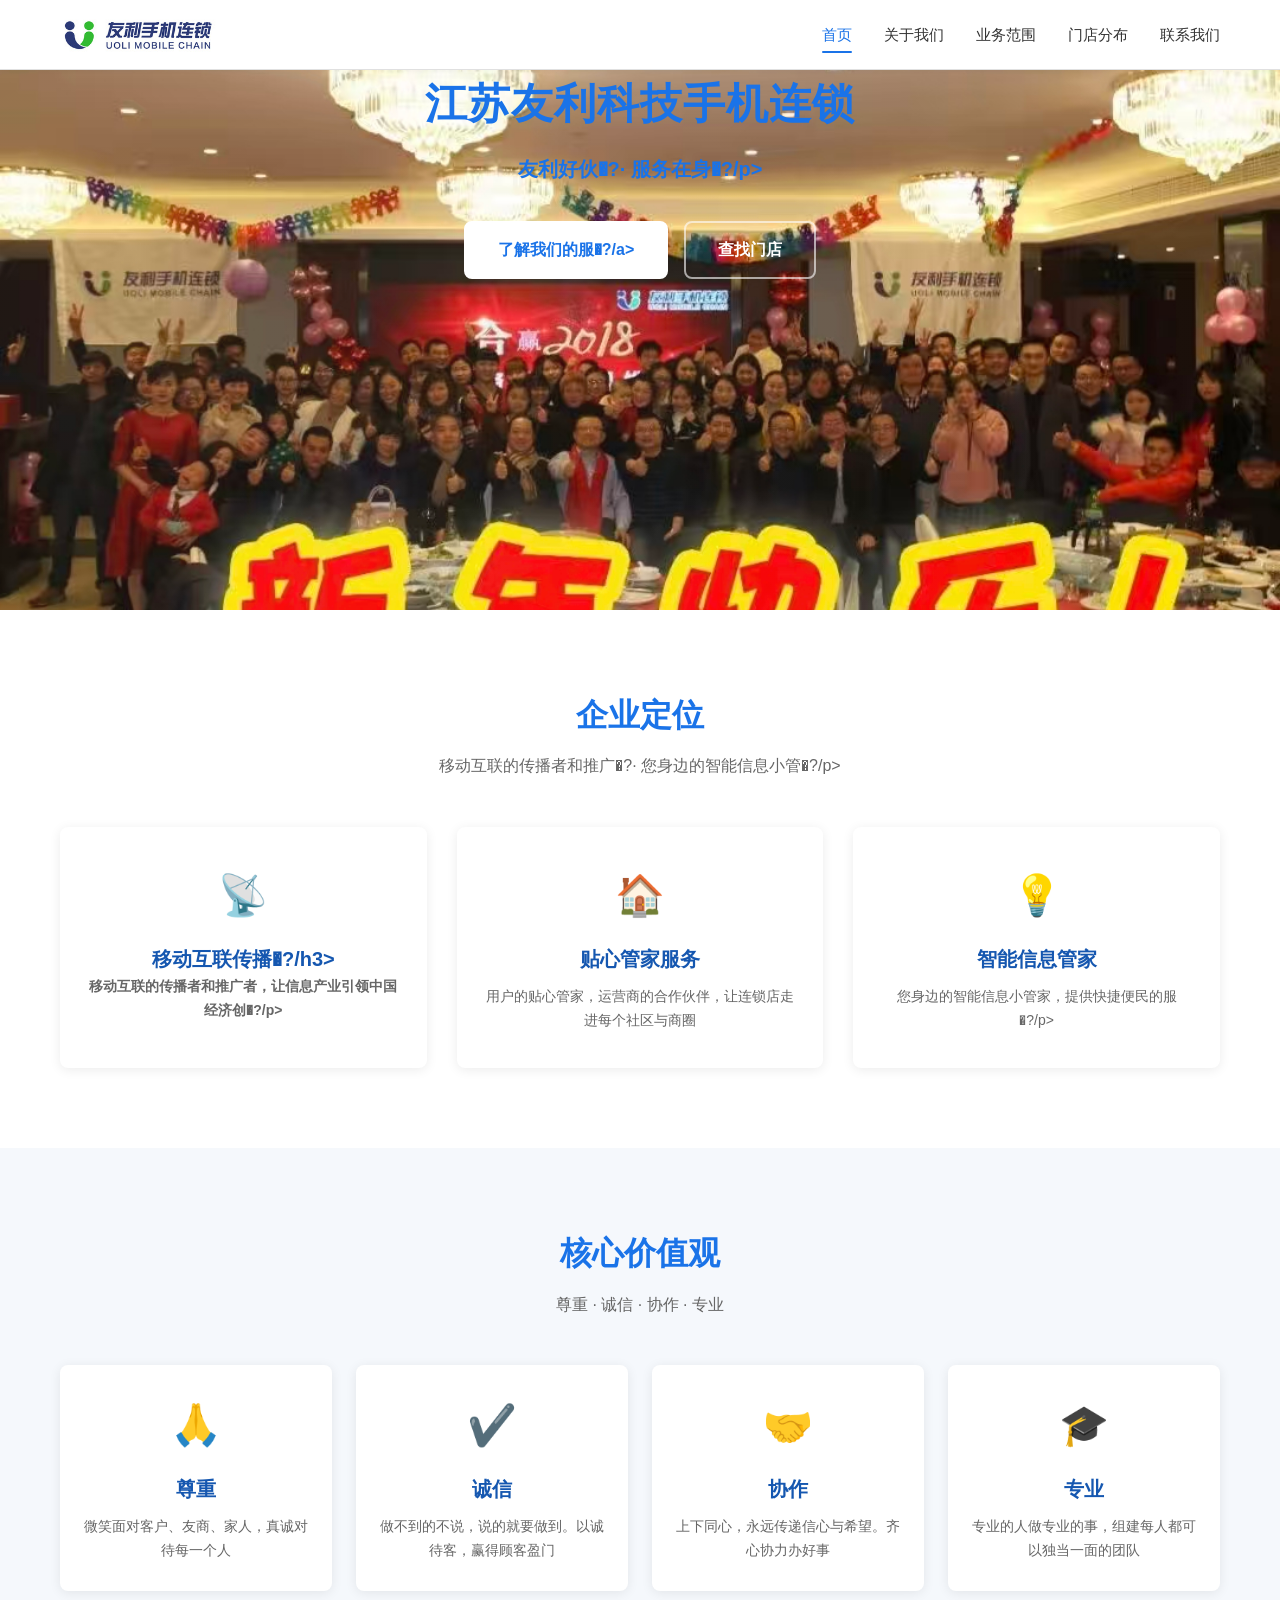
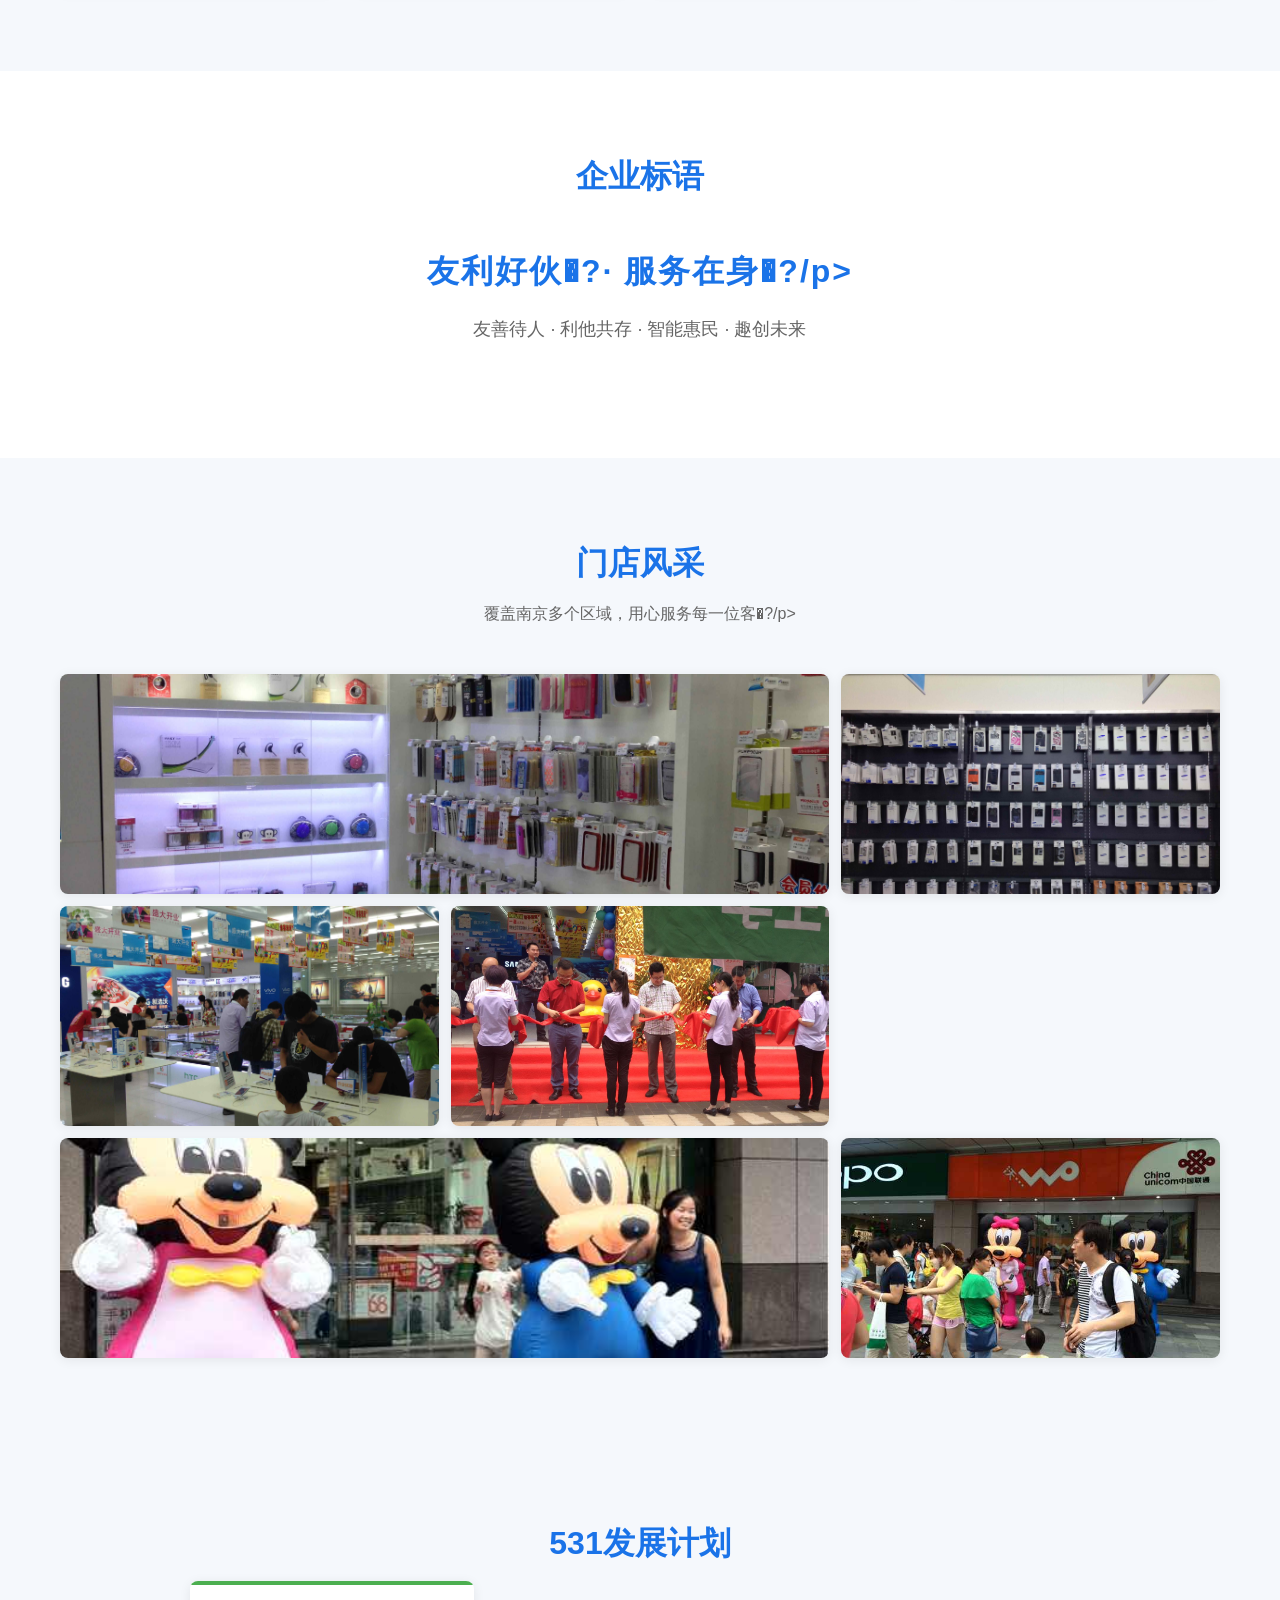
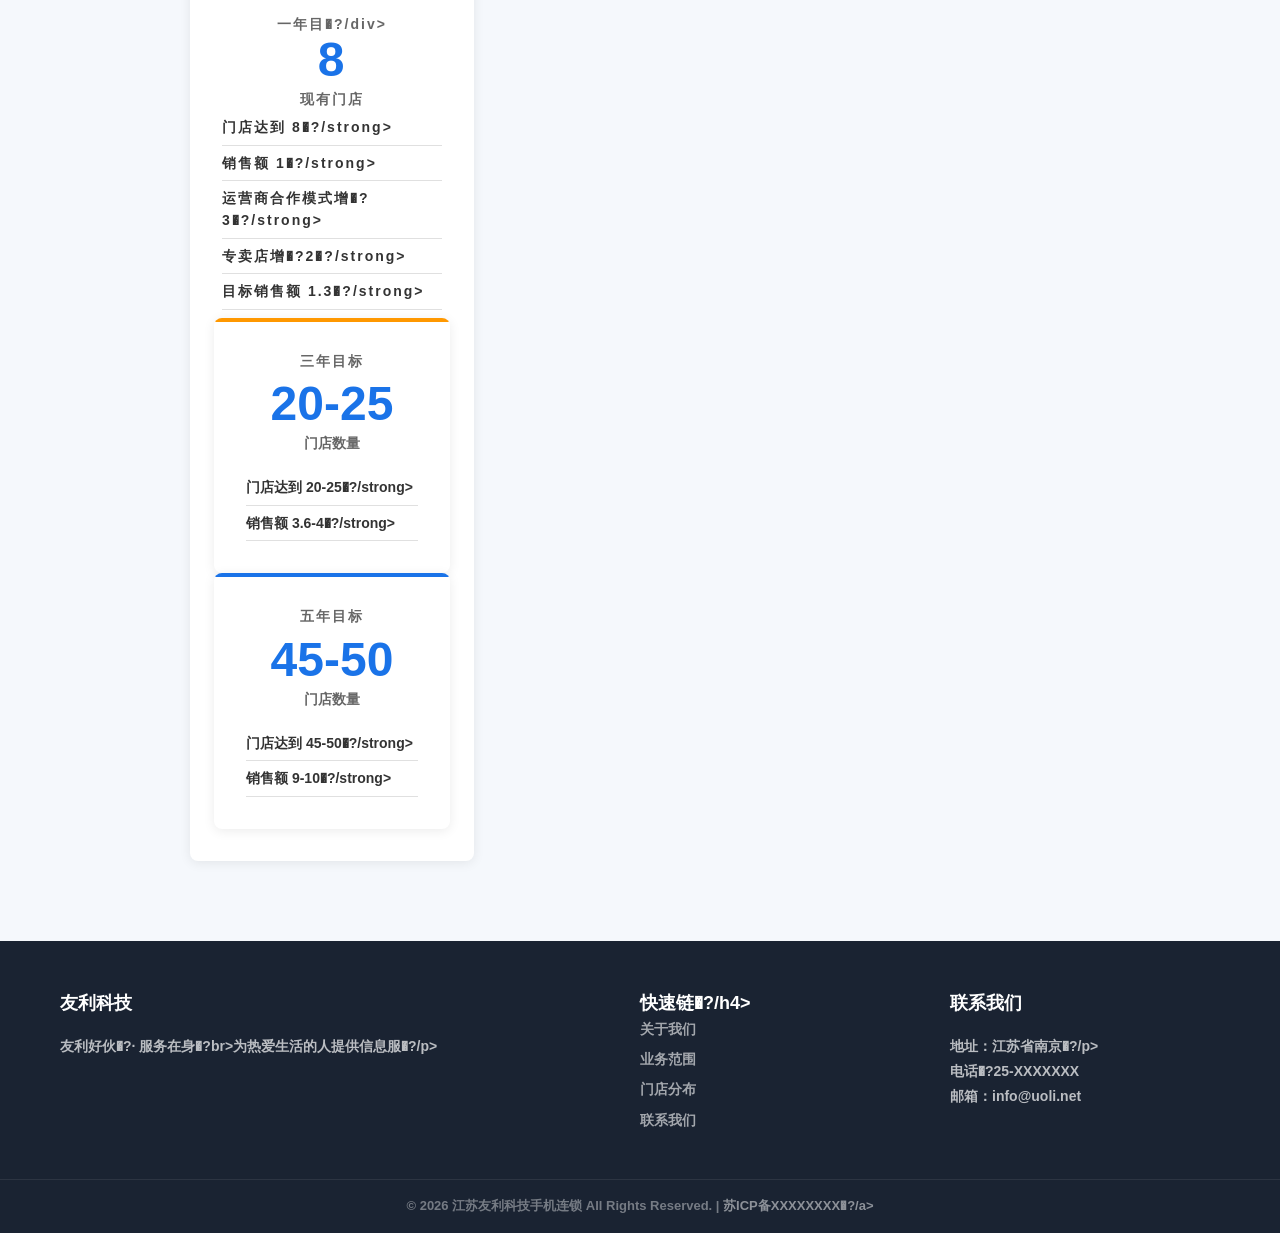
<file: index.html>
<!DOCTYPE html>
<html lang="zh-CN">
<head>
  <meta charset="UTF-8">
  <meta name="viewport" content="width=device-width, initial-scale=1.0">
  <title>江苏友利科技手机连锁 - 首页</title>
  <link rel="stylesheet" href="assets/css/style.css">
</head>
<body>
  <!-- Header -->
  <header class="header">
    <div class="container header-inner">
      <a href="index.html" class="logo">
        <img src="assets/images/logo.jpg" alt="友利科技" class="logo-img">
      </a>
      <nav class="nav" id="nav">
        <a href="index.html" class="nav-link active">首页</a>
        <a href="about.html" class="nav-link">关于我们</a>
        <a href="services.html" class="nav-link">业务范围</a>
        <a href="stores.html" class="nav-link">门店分布</a>
        <a href="contact.html" class="nav-link">联系我们</a>
      </nav>
      <button class="menu-toggle" id="menuToggle" aria-label="菜单">&#9776;</button>
    </div>
  </header>

  <!-- Hero -->
  <section class="hero">
    <div class="container hero-content">
      <h1 class="hero-title">江苏友利科技手机连锁</h1>
      <p class="hero-subtitle">友利好伙�?· 服务在身�?/p>
      <div class="hero-actions">
        <a href="services.html" class="btn btn-primary">了解我们的服�?/a>
        <a href="stores.html" class="btn btn-outline">查找门店</a>
      </div>
    </div>
  </section>

  <!-- 企业定位 -->
  <section class="section">
    <div class="container">
      <h2 class="section-title">企业定位</h2>
      <p class="section-desc">移动互联的传播者和推广�?· 您身边的智能信息小管�?/p>
      <div class="grid-3">
        <div class="card">
          <div class="card-icon">&#x1F4E1;</div>
          <h3 class="card-title">移动互联传播�?/h3>
          <p class="card-text">移动互联的传播者和推广者，让信息产业引领中国经济创�?/p>
        </div>
        <div class="card">
          <div class="card-icon">&#x1F3E0;</div>
          <h3 class="card-title">贴心管家服务</h3>
          <p class="card-text">用户的贴心管家，运营商的合作伙伴，让连锁店走进每个社区与商圈</p>
        </div>
        <div class="card">
          <div class="card-icon">&#x1F4A1;</div>
          <h3 class="card-title">智能信息管家</h3>
          <p class="card-text">您身边的智能信息小管家，提供快捷便民的服�?/p>
        </div>
      </div>
    </div>
  </section>

  <!-- 核心价值观 -->
  <section class="section bg-light">
    <div class="container">
      <h2 class="section-title">核心价值观</h2>
      <p class="section-desc">尊重 · 诚信 · 协作 · 专业</p>
      <div class="grid-4">
        <div class="card card-sm">
          <div class="card-icon">&#x1F64F;</div>
          <h3 class="card-title">尊重</h3>
          <p class="card-text">微笑面对客户、友商、家人，真诚对待每一个人</p>
        </div>
        <div class="card card-sm">
          <div class="card-icon">&#x2714;&#xFE0F;</div>
          <h3 class="card-title">诚信</h3>
          <p class="card-text">做不到的不说，说的就要做到。以诚待客，赢得顾客盈门</p>
        </div>
        <div class="card card-sm">
          <div class="card-icon">&#x1F91D;</div>
          <h3 class="card-title">协作</h3>
          <p class="card-text">上下同心，永远传递信心与希望。齐心协力办好事</p>
        </div>
        <div class="card card-sm">
          <div class="card-icon">&#x1F393;</div>
          <h3 class="card-title">专业</h3>
          <p class="card-text">专业的人做专业的事，组建每人都可以独当一面的团队</p>
        </div>
      </div>
    </div>
  </section>

  <!-- 企业标语与黑白理�?-->
  <section class="section">
    <div class="container">
      <h2 class="section-title">企业标语</h2>
      <div class="slogan-box">
        <p class="slogan-main">友利好伙�?· 服务在身�?/p>
        <p class="slogan-sub">友善待人 · 利他共存 · 智能惠民 · 趣创未来</p>
      </div>
    </div>
  </section>

  <!-- 门店风采 -->
  <section class="section bg-light">
    <div class="container">
      <h2 class="section-title">门店风采</h2>
      <p class="section-desc">覆盖南京多个区域，用心服务每一位客�?/p>
      <div class="gallery-grid">
        <div class="gallery-item gallery-wide">
          <img src="assets/images/photo-1.JPG" alt="门店风采">
        </div>
        <div class="gallery-item">
          <img src="assets/images/photo-2.JPG" alt="门店风采">
        </div>
        <div class="gallery-item">
          <img src="assets/images/photo-3.JPG" alt="门店风采">
        </div>
        <div class="gallery-item">
          <img src="assets/images/photo-5.JPG" alt="门店风采">
        </div>
        <div class="gallery-item gallery-wide">
          <img src="assets/images/photo-6.JPG" alt="门店风采">
        </div>
        <div class="gallery-item">
          <img src="assets/images/photo-7.JPG" alt="门店风采">
        </div>
      </div>
    </div>
  </section>

  <!-- 531计划 -->
  <section class="section bg-light">
    <div class="container">
      <h2 class="section-title">531发展计划</h2>
      <div class="plan-grid">
        <div class="plan-card plan-1">
          <div class="plan-year">一年目�?/div>
          <div class="plan-num">8</div>
          <p>现有门店</p>
          <ul>
            <li>门店达到 <strong>8�?/strong></li>
            <li>销售额 <strong>1�?/strong></li>
            <li>运营商合作模式增�?<strong>3�?/strong></li>
            <li>专卖店增�?<strong>2�?/strong></li>
            <li>目标销售额 <strong>1.3�?/strong></li>
          </ul>
        </div>
        <div class="plan-card plan-3">
          <div class="plan-year">三年目标</div>
          <div class="plan-num">20-25</div>
          <p>门店数量</p>
          <ul>
            <li>门店达到 <strong>20-25�?/strong></li>
            <li>销售额 <strong>3.6-4�?/strong></li>
          </ul>
        </div>
        <div class="plan-card plan-5">
          <div class="plan-year">五年目标</div>
          <div class="plan-num">45-50</div>
          <p>门店数量</p>
          <ul>
            <li>门店达到 <strong>45-50�?/strong></li>
            <li>销售额 <strong>9-10�?/strong></li>
          </ul>
        </div>
      </div>
    </div>
  </section>

  <!-- Footer -->
  <footer class="footer">
    <div class="container footer-inner">
      <div class="footer-col">
        <h4>友利科技</h4>
        <p>友利好伙�?· 服务在身�?br>为热爱生活的人提供信息服�?/p>
      </div>
      <div class="footer-col">
        <h4>快速链�?/h4>
        <a href="about.html">关于我们</a>
        <a href="services.html">业务范围</a>
        <a href="stores.html">门店分布</a>
        <a href="contact.html">联系我们</a>
      </div>
      <div class="footer-col">
        <h4>联系我们</h4>
        <p>地址：江苏省南京�?/p>
        <p>电话�?25-XXXXXXX</p>
        <p>邮箱：info@uoli.net</p>
      </div>
    </div>
    <div class="footer-bottom">
      <div class="container">
        &copy; 2026 江苏友利科技手机连锁 All Rights Reserved. | <a href="https://beian.miit.gov.cn/" target="_blank">苏ICP备XXXXXXXX�?/a>
      </div>
    </div>
  </footer>

  <script src="assets/js/main.js"></script>
</body>
</html>
</file>
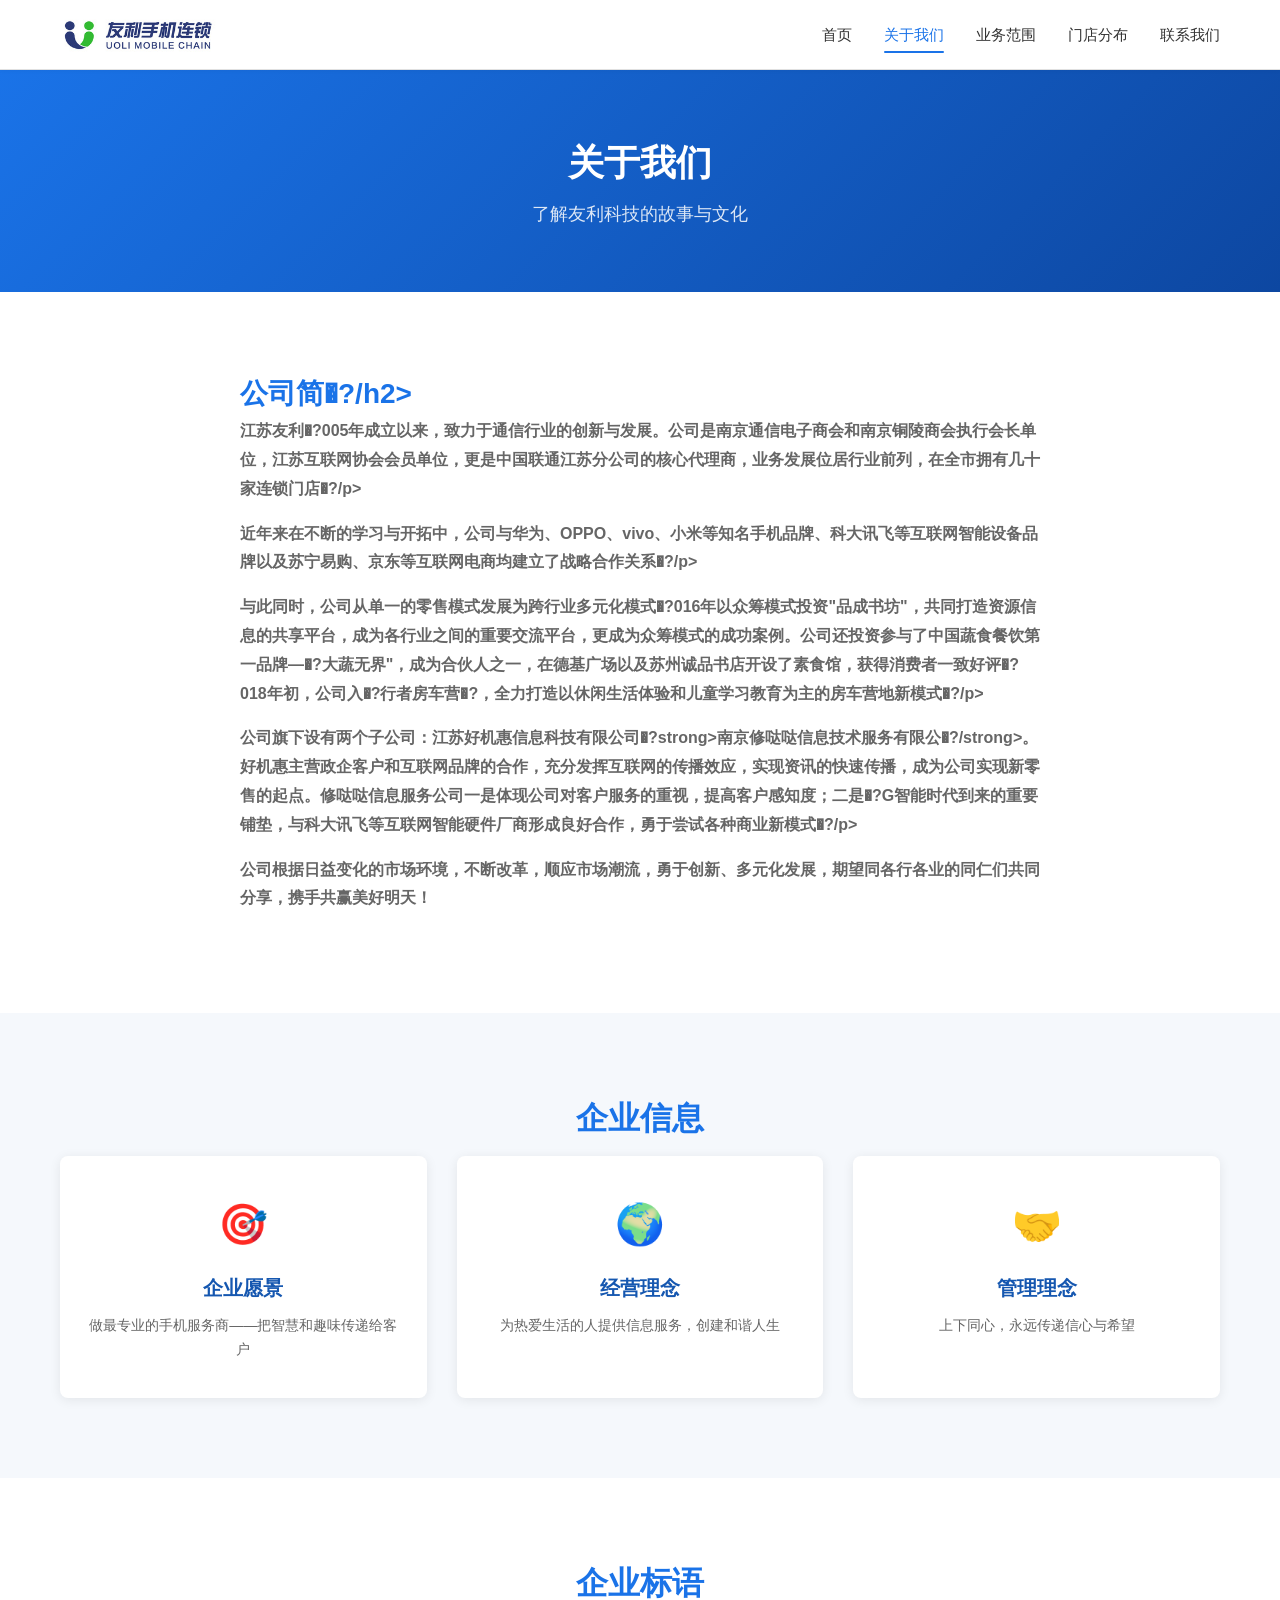
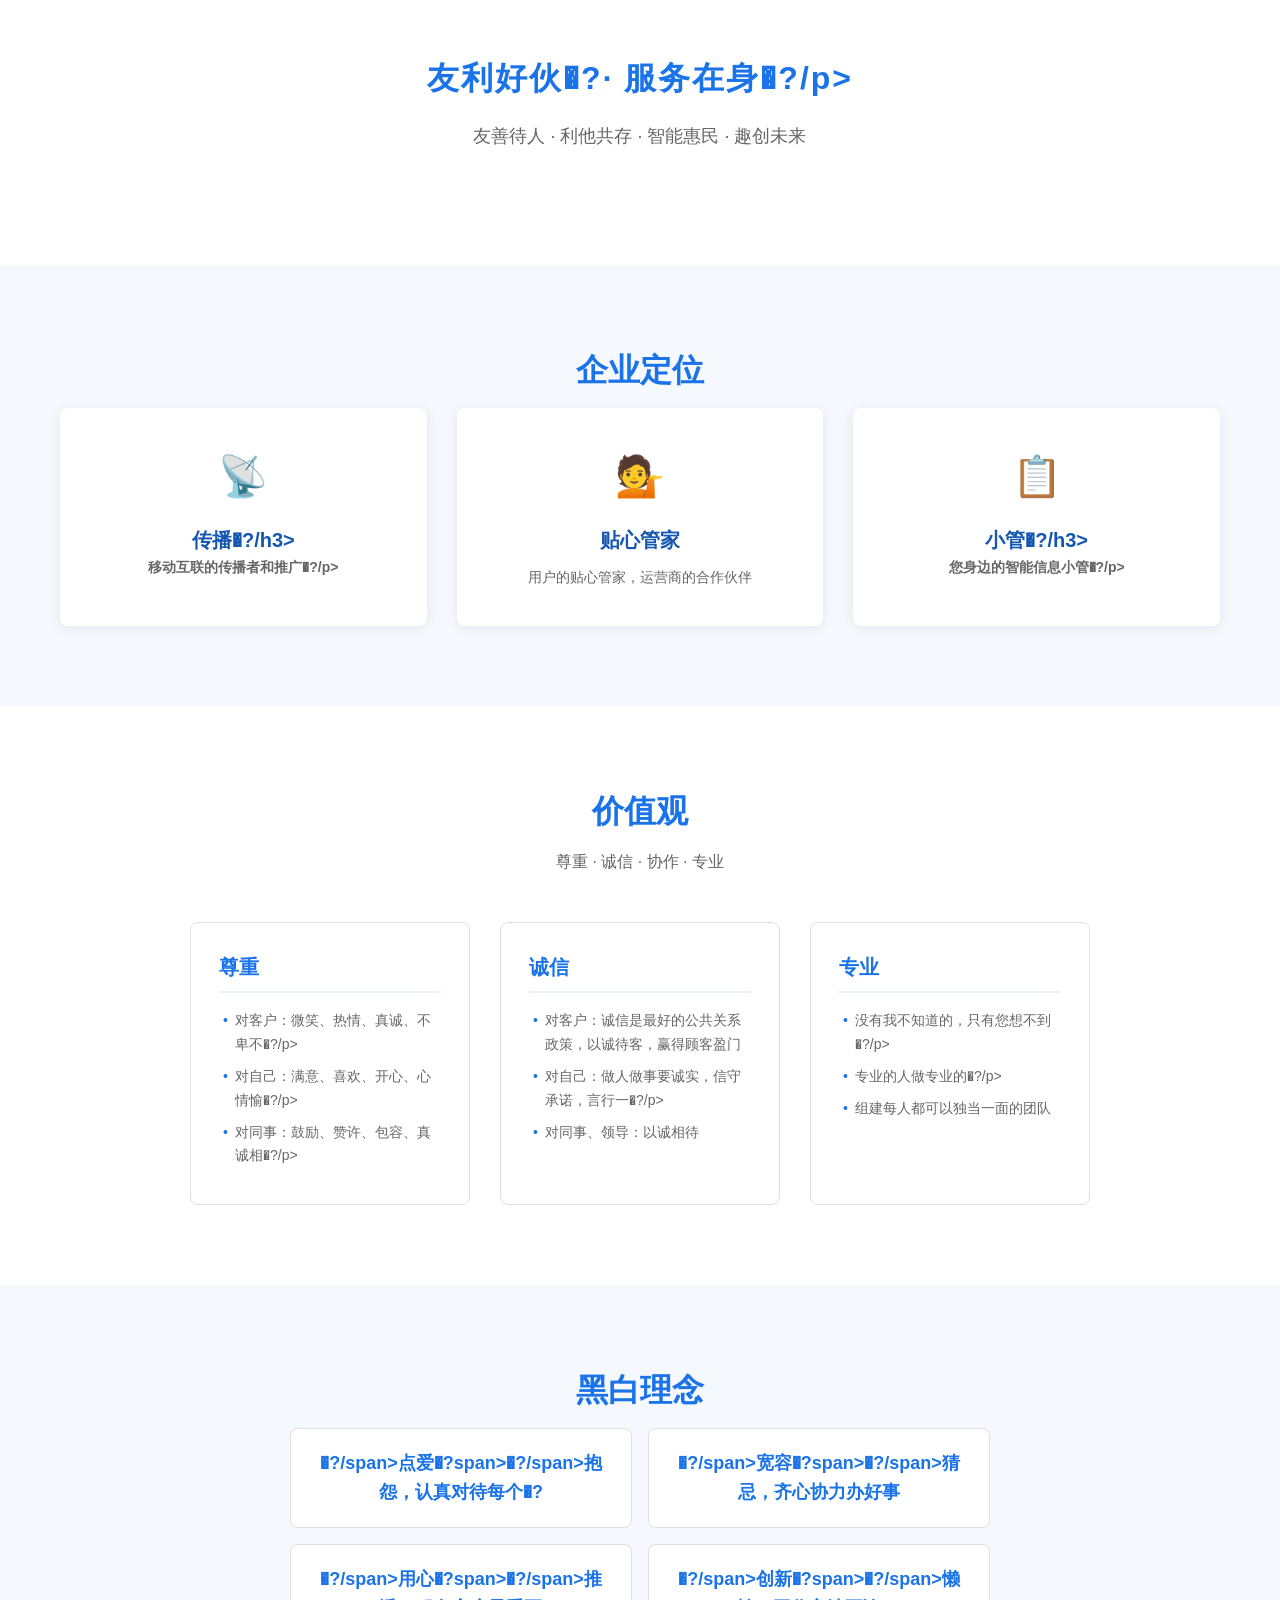
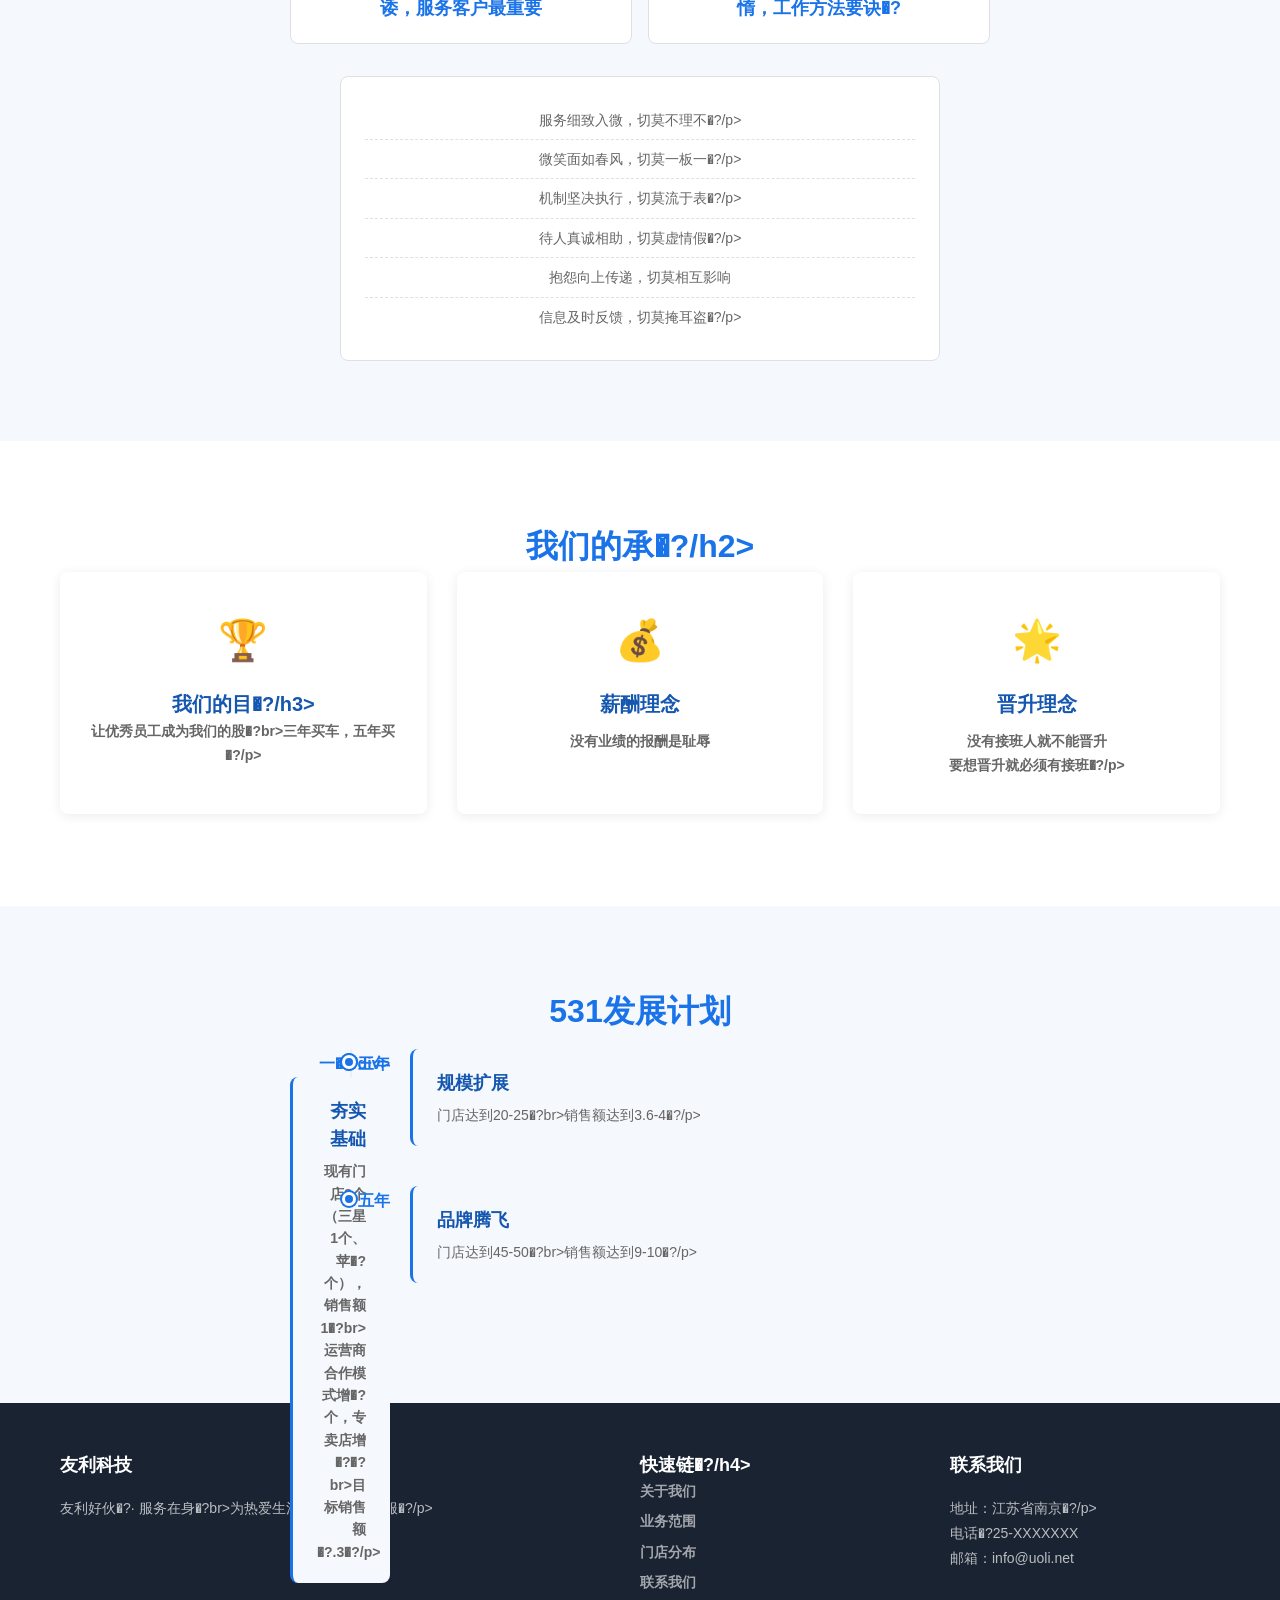
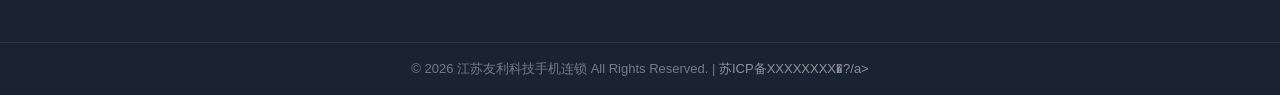
<file: about.html>
<!DOCTYPE html>
<html lang="zh-CN">
<head>
  <meta charset="UTF-8">
  <meta name="viewport" content="width=device-width, initial-scale=1.0">
  <title>关于我们 - 江苏友利科技手机连锁</title>
  <link rel="stylesheet" href="assets/css/style.css">
</head>
<body>
  <header class="header">
    <div class="container header-inner">
      <a href="index.html" class="logo">
        <img src="assets/images/logo.jpg" alt="友利科技" class="logo-img">
      </a>
      <nav class="nav" id="nav">
        <a href="index.html" class="nav-link">首页</a>
        <a href="about.html" class="nav-link active">关于我们</a>
        <a href="services.html" class="nav-link">业务范围</a>
        <a href="stores.html" class="nav-link">门店分布</a>
        <a href="contact.html" class="nav-link">联系我们</a>
      </nav>
      <button class="menu-toggle" id="menuToggle" aria-label="菜单">&#9776;</button>
    </div>
  </header>

  <section class="page-hero">
    <div class="container">
      <h1>关于我们</h1>
      <p>了解友利科技的故事与文化</p>
    </div>
  </section>

  <!-- 企业简�?-->
  <section class="section">
    <div class="container">
      <div class="about-intro">
        <div class="about-text">
          <h2>公司简�?/h2>
          <p>江苏友利�?005年成立以来，致力于通信行业的创新与发展。公司是南京通信电子商会和南京铜陵商会执行会长单位，江苏互联网协会会员单位，更是中国联通江苏分公司的核心代理商，业务发展位居行业前列，在全市拥有几十家连锁门店�?/p>
          <p>近年来在不断的学习与开拓中，公司与华为、OPPO、vivo、小米等知名手机品牌、科大讯飞等互联网智能设备品牌以及苏宁易购、京东等互联网电商均建立了战略合作关系�?/p>
          <p>与此同时，公司从单一的零售模式发展为跨行业多元化模式�?016年以众筹模式投资"品成书坊"，共同打造资源信息的共享平台，成为各行业之间的重要交流平台，更成为众筹模式的成功案例。公司还投资参与了中国蔬食餐饮第一品牌—�?大蔬无界"，成为合伙人之一，在德基广场以及苏州诚品书店开设了素食馆，获得消费者一致好评�?018年初，公司入�?行者房车营�?，全力打造以休闲生活体验和儿童学习教育为主的房车营地新模式�?/p>
          <p>公司旗下设有两个子公司：<strong>江苏好机惠信息科技有限公司</strong>�?strong>南京修哒哒信息技术服务有限公�?/strong>。好机惠主营政企客户和互联网品牌的合作，充分发挥互联网的传播效应，实现资讯的快速传播，成为公司实现新零售的起点。修哒哒信息服务公司一是体现公司对客户服务的重视，提高客户感知度；二是�?G智能时代到来的重要铺垫，与科大讯飞等互联网智能硬件厂商形成良好合作，勇于尝试各种商业新模式�?/p>
          <p>公司根据日益变化的市场环境，不断改革，顺应市场潮流，勇于创新、多元化发展，期望同各行各业的同仁们共同分享，携手共赢美好明天！</p>
        </div>
      </div>
    </div>
  </section>

  <!-- 企业信息 -->
  <section class="section bg-light">
    <div class="container">
      <h2 class="section-title">企业信息</h2>
      <div class="grid-3">
        <div class="card">
          <div class="card-icon">&#x1F3AF;</div>
          <h3 class="card-title">企业愿景</h3>
          <p class="card-text">做最专业的手机服务商——把智慧和趣味传递给客户</p>
        </div>
        <div class="card">
          <div class="card-icon">&#x1F30D;</div>
          <h3 class="card-title">经营理念</h3>
          <p class="card-text">为热爱生活的人提供信息服务，创建和谐人生</p>
        </div>
        <div class="card">
          <div class="card-icon">&#x1F91D;</div>
          <h3 class="card-title">管理理念</h3>
          <p class="card-text">上下同心，永远传递信心与希望</p>
        </div>
      </div>
    </div>
  </section>

  <!-- 企业标语 -->
  <section class="section">
    <div class="container">
      <h2 class="section-title">企业标语</h2>
      <div class="slogan-box">
        <p class="slogan-main">友利好伙�?· 服务在身�?/p>
        <p class="slogan-sub">友善待人 · 利他共存 · 智能惠民 · 趣创未来</p>
      </div>
    </div>
  </section>

  <!-- 企业定位 -->
  <section class="section bg-light">
    <div class="container">
      <h2 class="section-title">企业定位</h2>
      <div class="grid-3">
        <div class="card">
          <div class="card-icon">&#x1F4E1;</div>
          <h3 class="card-title">传播�?/h3>
          <p class="card-text">移动互联的传播者和推广�?/p>
        </div>
        <div class="card">
          <div class="card-icon">&#x1F481;</div>
          <h3 class="card-title">贴心管家</h3>
          <p class="card-text">用户的贴心管家，运营商的合作伙伴</p>
        </div>
        <div class="card">
          <div class="card-icon">&#x1F4CB;</div>
          <h3 class="card-title">小管�?/h3>
          <p class="card-text">您身边的智能信息小管�?/p>
        </div>
      </div>
    </div>
  </section>

  <!-- 核心价值观 -->
  <section class="section">
    <div class="container">
      <h2 class="section-title">价值观</h2>
      <p class="section-desc">尊重 · 诚信 · 协作 · 专业</p>
      <div class="values-grid">
        <div class="value-block">
          <h3>尊重</h3>
          <p>对客户：微笑、热情、真诚、不卑不�?/p>
          <p>对自己：满意、喜欢、开心、心情愉�?/p>
          <p>对同事：鼓励、赞许、包容、真诚相�?/p>
        </div>
        <div class="value-block">
          <h3>诚信</h3>
          <p>对客户：诚信是最好的公共关系政策，以诚待客，赢得顾客盈门</p>
          <p>对自己：做人做事要诚实，信守承诺，言行一�?/p>
          <p>对同事、领导：以诚相待</p>
        </div>
        <div class="value-block">
          <h3>专业</h3>
          <p>没有我不知道的，只有您想不到�?/p>
          <p>专业的人做专业的�?/p>
          <p>组建每人都可以独当一面的团队</p>
        </div>
      </div>
    </div>
  </section>

  <!-- 黑白理念 -->
  <section class="section bg-light">
    <div class="container">
      <h2 class="section-title">黑白理念</h2>
      <div class="baige-grid">
        <div class="baige-item">
          <span>�?/span>点爱�?span>�?/span>抱怨，认真对待每个�?        </div>
        <div class="baige-item">
          <span>�?/span>宽容�?span>�?/span>猜忌，齐心协力办好事
        </div>
        <div class="baige-item">
          <span>�?/span>用心�?span>�?/span>推诿，服务客户最重要
        </div>
        <div class="baige-item">
          <span>�?/span>创新�?span>�?/span>懒惰，工作方法要诀�?        </div>
      </div>
      <div class="baige-sub">
        <p>服务细致入微，切莫不理不�?/p>
        <p>微笑面如春风，切莫一板一�?/p>
        <p>机制坚决执行，切莫流于表�?/p>
        <p>待人真诚相助，切莫虚情假�?/p>
        <p>抱怨向上传递，切莫相互影响</p>
        <p>信息及时反馈，切莫掩耳盗�?/p>
      </div>
    </div>
  </section>

  <!-- 晋升与薪�?-->
  <section class="section">
    <div class="container">
      <h2 class="section-title">我们的承�?/h2>
      <div class="grid-3">
        <div class="card">
          <div class="card-icon">&#x1F3C6;</div>
          <h3 class="card-title">我们的目�?/h3>
          <p class="card-text">让优秀员工成为我们的股�?br>三年买车，五年买�?/p>
        </div>
        <div class="card">
          <div class="card-icon">&#x1F4B0;</div>
          <h3 class="card-title">薪酬理念</h3>
          <p class="card-text">没有业绩的报酬是耻辱</p>
        </div>
        <div class="card">
          <div class="card-icon">&#x1F31F;</div>
          <h3 class="card-title">晋升理念</h3>
          <p class="card-text">没有接班人就不能晋升<br>要想晋升就必须有接班�?/p>
        </div>
      </div>
    </div>
  </section>

  <!-- 发展历程 -->
  <section class="section bg-light">
    <div class="container">
      <h2 class="section-title">531发展计划</h2>
      <div class="timeline">
        <div class="timeline-item">
          <div class="timeline-year">一�?/div>
          <div class="timeline-content">
            <h3>夯实基础</h3>
            <p>现有门店8个（三星1个、苹�?个），销售额1�?br>运营商合作模式增�?个，专卖店增�?�?br>目标销售额�?.3�?/p>
          </div>
        </div>
        <div class="timeline-item">
          <div class="timeline-year">三年</div>
          <div class="timeline-content">
            <h3>规模扩展</h3>
            <p>门店达到20-25�?br>销售额达到3.6-4�?/p>
          </div>
        </div>
        <div class="timeline-item">
          <div class="timeline-year">五年</div>
          <div class="timeline-content">
            <h3>品牌腾飞</h3>
            <p>门店达到45-50�?br>销售额达到9-10�?/p>
          </div>
        </div>
      </div>
    </div>
  </section>

  <footer class="footer">
    <div class="container footer-inner">
      <div class="footer-col">
        <h4>友利科技</h4>
        <p>友利好伙�?· 服务在身�?br>为热爱生活的人提供信息服�?/p>
      </div>
      <div class="footer-col">
        <h4>快速链�?/h4>
        <a href="about.html">关于我们</a>
        <a href="services.html">业务范围</a>
        <a href="stores.html">门店分布</a>
        <a href="contact.html">联系我们</a>
      </div>
      <div class="footer-col">
        <h4>联系我们</h4>
        <p>地址：江苏省南京�?/p>
        <p>电话�?25-XXXXXXX</p>
        <p>邮箱：info@uoli.net</p>
      </div>
    </div>
    <div class="footer-bottom">
      <div class="container">
        &copy; 2026 江苏友利科技手机连锁 All Rights Reserved. | <a href="https://beian.miit.gov.cn/" target="_blank">苏ICP备XXXXXXXX�?/a>
      </div>
    </div>
  </footer>

  <script src="assets/js/main.js"></script>
</body>
</html>
</file>
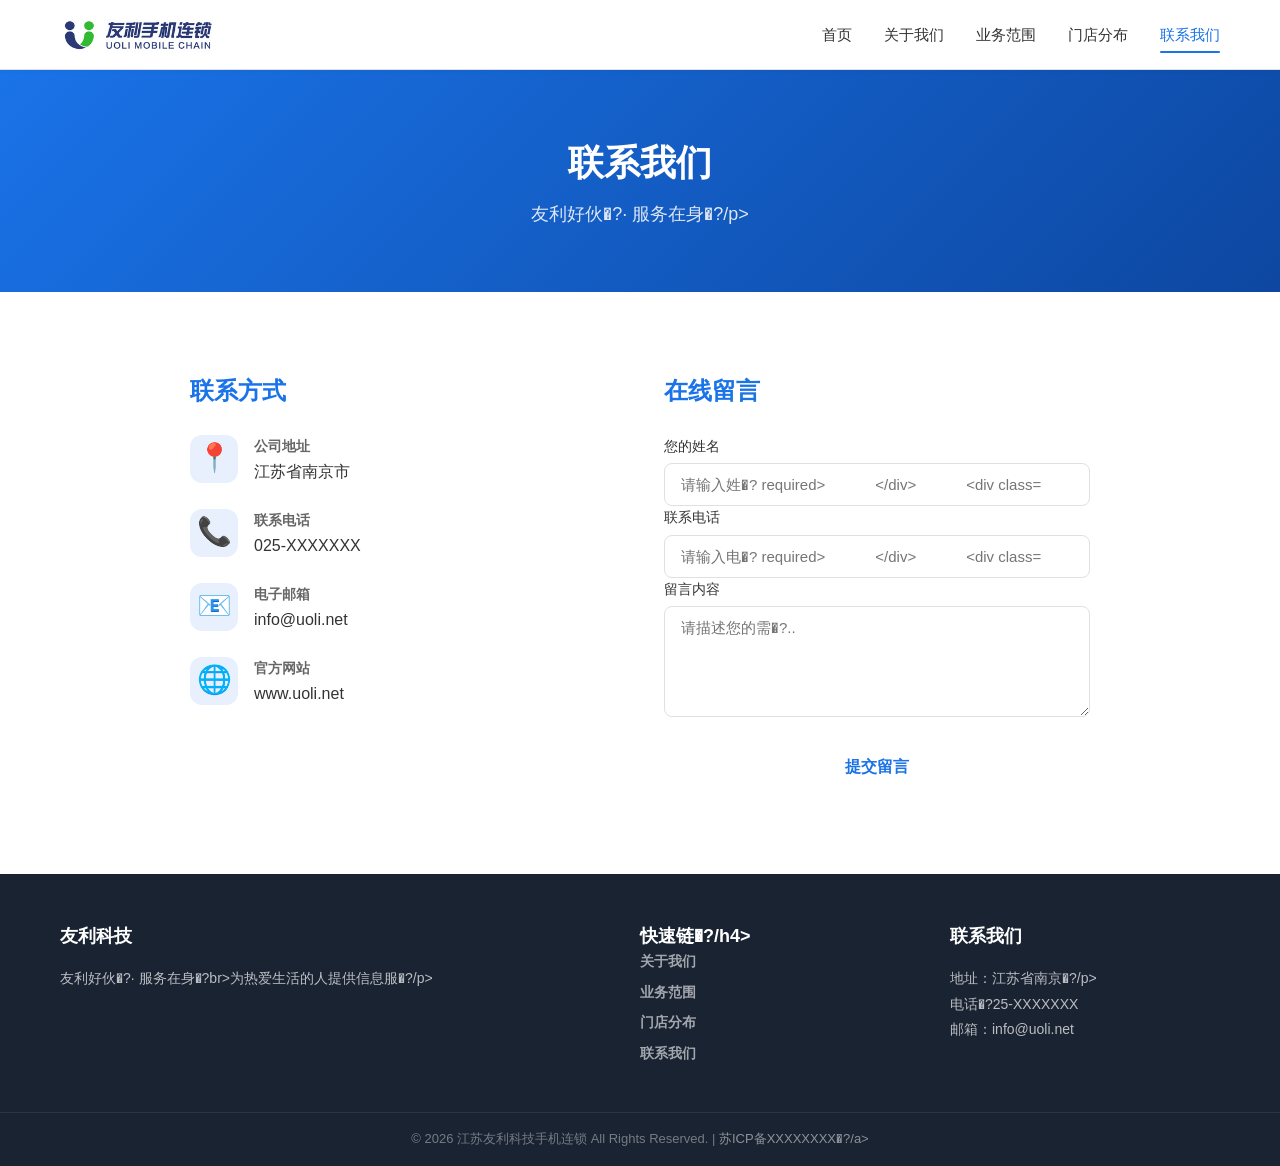
<file: contact.html>
<!DOCTYPE html>
<html lang="zh-CN">
<head>
  <meta charset="UTF-8">
  <meta name="viewport" content="width=device-width, initial-scale=1.0">
  <title>联系我们 - 江苏友利科技手机连锁</title>
  <link rel="stylesheet" href="assets/css/style.css">
</head>
<body>
  <header class="header">
    <div class="container header-inner">
      <a href="index.html" class="logo">
        <img src="assets/images/logo.jpg" alt="友利科技" class="logo-img">
      </a>
      <nav class="nav" id="nav">
        <a href="index.html" class="nav-link">首页</a>
        <a href="about.html" class="nav-link">关于我们</a>
        <a href="services.html" class="nav-link">业务范围</a>
        <a href="stores.html" class="nav-link">门店分布</a>
        <a href="contact.html" class="nav-link active">联系我们</a>
      </nav>
      <button class="menu-toggle" id="menuToggle" aria-label="菜单">&#9776;</button>
    </div>
  </header>

  <section class="page-hero">
    <div class="container">
      <h1>联系我们</h1>
      <p>友利好伙�?· 服务在身�?/p>
    </div>
  </section>

  <section class="section">
    <div class="container">
      <div class="contact-grid">
        <div class="contact-info">
          <h2>联系方式</h2>
          <div class="contact-item">
            <span class="contact-icon">&#x1F4CD;</span>
            <div>
              <h4>公司地址</h4>
              <p>江苏省南京市</p>
            </div>
          </div>
          <div class="contact-item">
            <span class="contact-icon">&#x1F4DE;</span>
            <div>
              <h4>联系电话</h4>
              <p>025-XXXXXXX</p>
            </div>
          </div>
          <div class="contact-item">
            <span class="contact-icon">&#x1F4E7;</span>
            <div>
              <h4>电子邮箱</h4>
              <p>info@uoli.net</p>
            </div>
          </div>
          <div class="contact-item">
            <span class="contact-icon">&#x1F310;</span>
            <div>
              <h4>官方网站</h4>
              <p>www.uoli.net</p>
            </div>
          </div>
        </div>
        <div class="contact-form">
          <h2>在线留言</h2>
          <form id="contactForm">
            <div class="form-group">
              <label for="name">您的姓名</label>
              <input type="text" id="name" name="name" placeholder="请输入姓�? required>
            </div>
            <div class="form-group">
              <label for="phone">联系电话</label>
              <input type="tel" id="phone" name="phone" placeholder="请输入电�? required>
            </div>
            <div class="form-group">
              <label for="message">留言内容</label>
              <textarea id="message" name="message" rows="5" placeholder="请描述您的需�?.." required></textarea>
            </div>
            <button type="submit" class="btn btn-primary btn-block">提交留言</button>
          </form>
        </div>
      </div>
    </div>
  </section>

  <footer class="footer">
    <div class="container footer-inner">
      <div class="footer-col">
        <h4>友利科技</h4>
        <p>友利好伙�?· 服务在身�?br>为热爱生活的人提供信息服�?/p>
      </div>
      <div class="footer-col">
        <h4>快速链�?/h4>
        <a href="about.html">关于我们</a>
        <a href="services.html">业务范围</a>
        <a href="stores.html">门店分布</a>
        <a href="contact.html">联系我们</a>
      </div>
      <div class="footer-col">
        <h4>联系我们</h4>
        <p>地址：江苏省南京�?/p>
        <p>电话�?25-XXXXXXX</p>
        <p>邮箱：info@uoli.net</p>
      </div>
    </div>
    <div class="footer-bottom">
      <div class="container">
        &copy; 2026 江苏友利科技手机连锁 All Rights Reserved. | <a href="https://beian.miit.gov.cn/" target="_blank">苏ICP备XXXXXXXX�?/a>
      </div>
    </div>
  </footer>

  <script src="assets/js/main.js"></script>
</body>
</html>
</file>
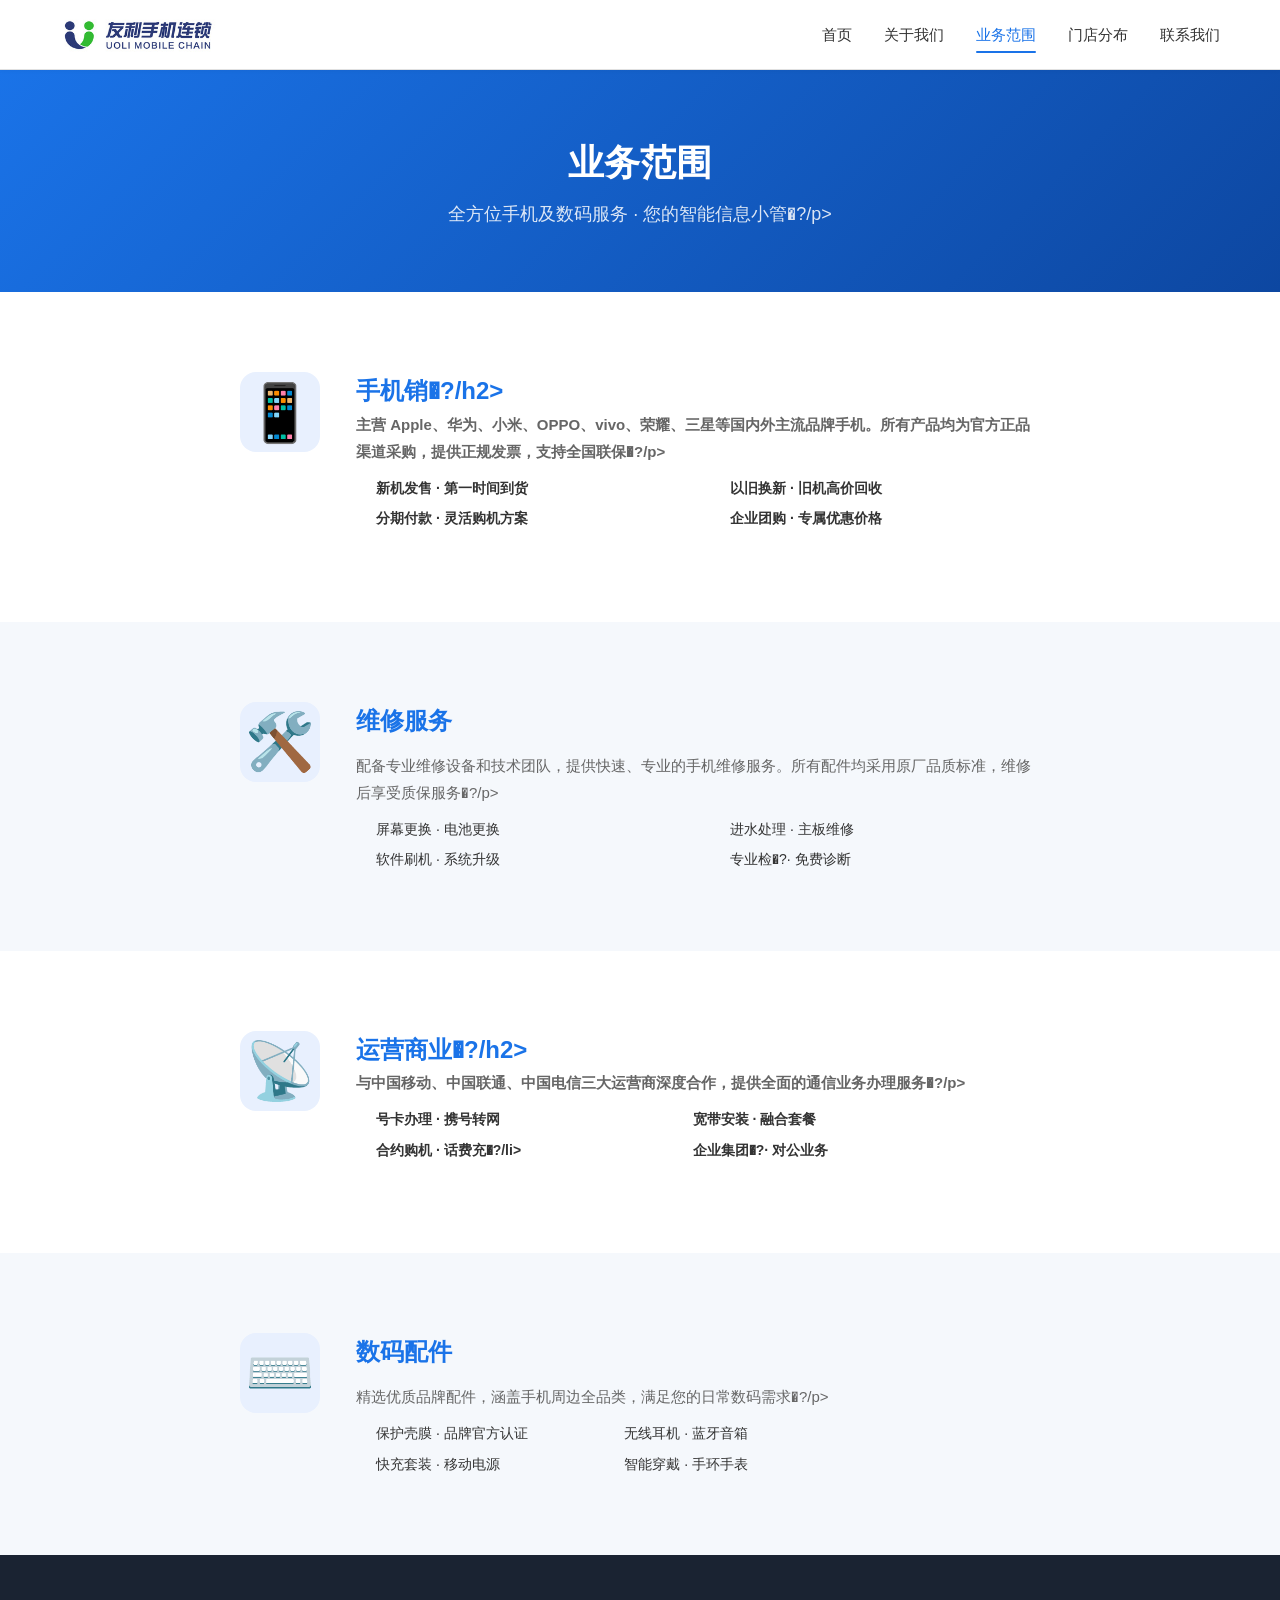
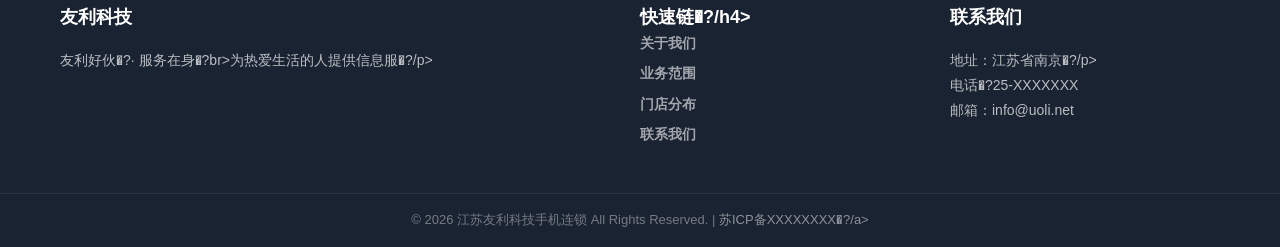
<file: services.html>
<!DOCTYPE html>
<html lang="zh-CN">
<head>
  <meta charset="UTF-8">
  <meta name="viewport" content="width=device-width, initial-scale=1.0">
  <title>业务范围 - 江苏友利科技手机连锁</title>
  <link rel="stylesheet" href="assets/css/style.css">
</head>
<body>
  <header class="header">
    <div class="container header-inner">
      <a href="index.html" class="logo">
        <img src="assets/images/logo.jpg" alt="友利科技" class="logo-img">
      </a>
      <nav class="nav" id="nav">
        <a href="index.html" class="nav-link">首页</a>
        <a href="about.html" class="nav-link">关于我们</a>
        <a href="services.html" class="nav-link active">业务范围</a>
        <a href="stores.html" class="nav-link">门店分布</a>
        <a href="contact.html" class="nav-link">联系我们</a>
      </nav>
      <button class="menu-toggle" id="menuToggle" aria-label="菜单">&#9776;</button>
    </div>
  </header>

  <section class="page-hero">
    <div class="container">
      <h1>业务范围</h1>
      <p>全方位手机及数码服务 · 您的智能信息小管�?/p>
    </div>
  </section>

  <section class="section">
    <div class="container">
      <div class="service-block">
        <div class="service-icon">&#x1F4F1;</div>
        <div class="service-info">
          <h2>手机销�?/h2>
          <p>主营 Apple、华为、小米、OPPO、vivo、荣耀、三星等国内外主流品牌手机。所有产品均为官方正品渠道采购，提供正规发票，支持全国联保�?/p>
          <ul>
            <li>新机发售 · 第一时间到货</li>
            <li>以旧换新 · 旧机高价回收</li>
            <li>分期付款 · 灵活购机方案</li>
            <li>企业团购 · 专属优惠价格</li>
          </ul>
        </div>
      </div>
    </div>
  </section>

  <section class="section bg-light">
    <div class="container">
      <div class="service-block">
        <div class="service-icon">&#x1F6E0;&#xFE0F;</div>
        <div class="service-info">
          <h2>维修服务</h2>
          <p>配备专业维修设备和技术团队，提供快速、专业的手机维修服务。所有配件均采用原厂品质标准，维修后享受质保服务�?/p>
          <ul>
            <li>屏幕更换 · 电池更换</li>
            <li>进水处理 · 主板维修</li>
            <li>软件刷机 · 系统升级</li>
            <li>专业检�?· 免费诊断</li>
          </ul>
        </div>
      </div>
    </div>
  </section>

  <section class="section">
    <div class="container">
      <div class="service-block">
        <div class="service-icon">&#x1F4E1;</div>
        <div class="service-info">
          <h2>运营商业�?/h2>
          <p>与中国移动、中国联通、中国电信三大运营商深度合作，提供全面的通信业务办理服务�?/p>
          <ul>
            <li>号卡办理 · 携号转网</li>
            <li>宽带安装 · 融合套餐</li>
            <li>合约购机 · 话费充�?/li>
            <li>企业集团�?· 对公业务</li>
          </ul>
        </div>
      </div>
    </div>
  </section>

  <section class="section bg-light">
    <div class="container">
      <div class="service-block">
        <div class="service-icon">&#x2328;&#xFE0F;</div>
        <div class="service-info">
          <h2>数码配件</h2>
          <p>精选优质品牌配件，涵盖手机周边全品类，满足您的日常数码需求�?/p>
          <ul>
            <li>保护壳膜 · 品牌官方认证</li>
            <li>无线耳机 · 蓝牙音箱</li>
            <li>快充套装 · 移动电源</li>
            <li>智能穿戴 · 手环手表</li>
          </ul>
        </div>
      </div>
    </div>
  </section>

  <footer class="footer">
    <div class="container footer-inner">
      <div class="footer-col">
        <h4>友利科技</h4>
        <p>友利好伙�?· 服务在身�?br>为热爱生活的人提供信息服�?/p>
      </div>
      <div class="footer-col">
        <h4>快速链�?/h4>
        <a href="about.html">关于我们</a>
        <a href="services.html">业务范围</a>
        <a href="stores.html">门店分布</a>
        <a href="contact.html">联系我们</a>
      </div>
      <div class="footer-col">
        <h4>联系我们</h4>
        <p>地址：江苏省南京�?/p>
        <p>电话�?25-XXXXXXX</p>
        <p>邮箱：info@uoli.net</p>
      </div>
    </div>
    <div class="footer-bottom">
      <div class="container">
        &copy; 2026 江苏友利科技手机连锁 All Rights Reserved. | <a href="https://beian.miit.gov.cn/" target="_blank">苏ICP备XXXXXXXX�?/a>
      </div>
    </div>
  </footer>

  <script src="assets/js/main.js"></script>
</body>
</html>
</file>
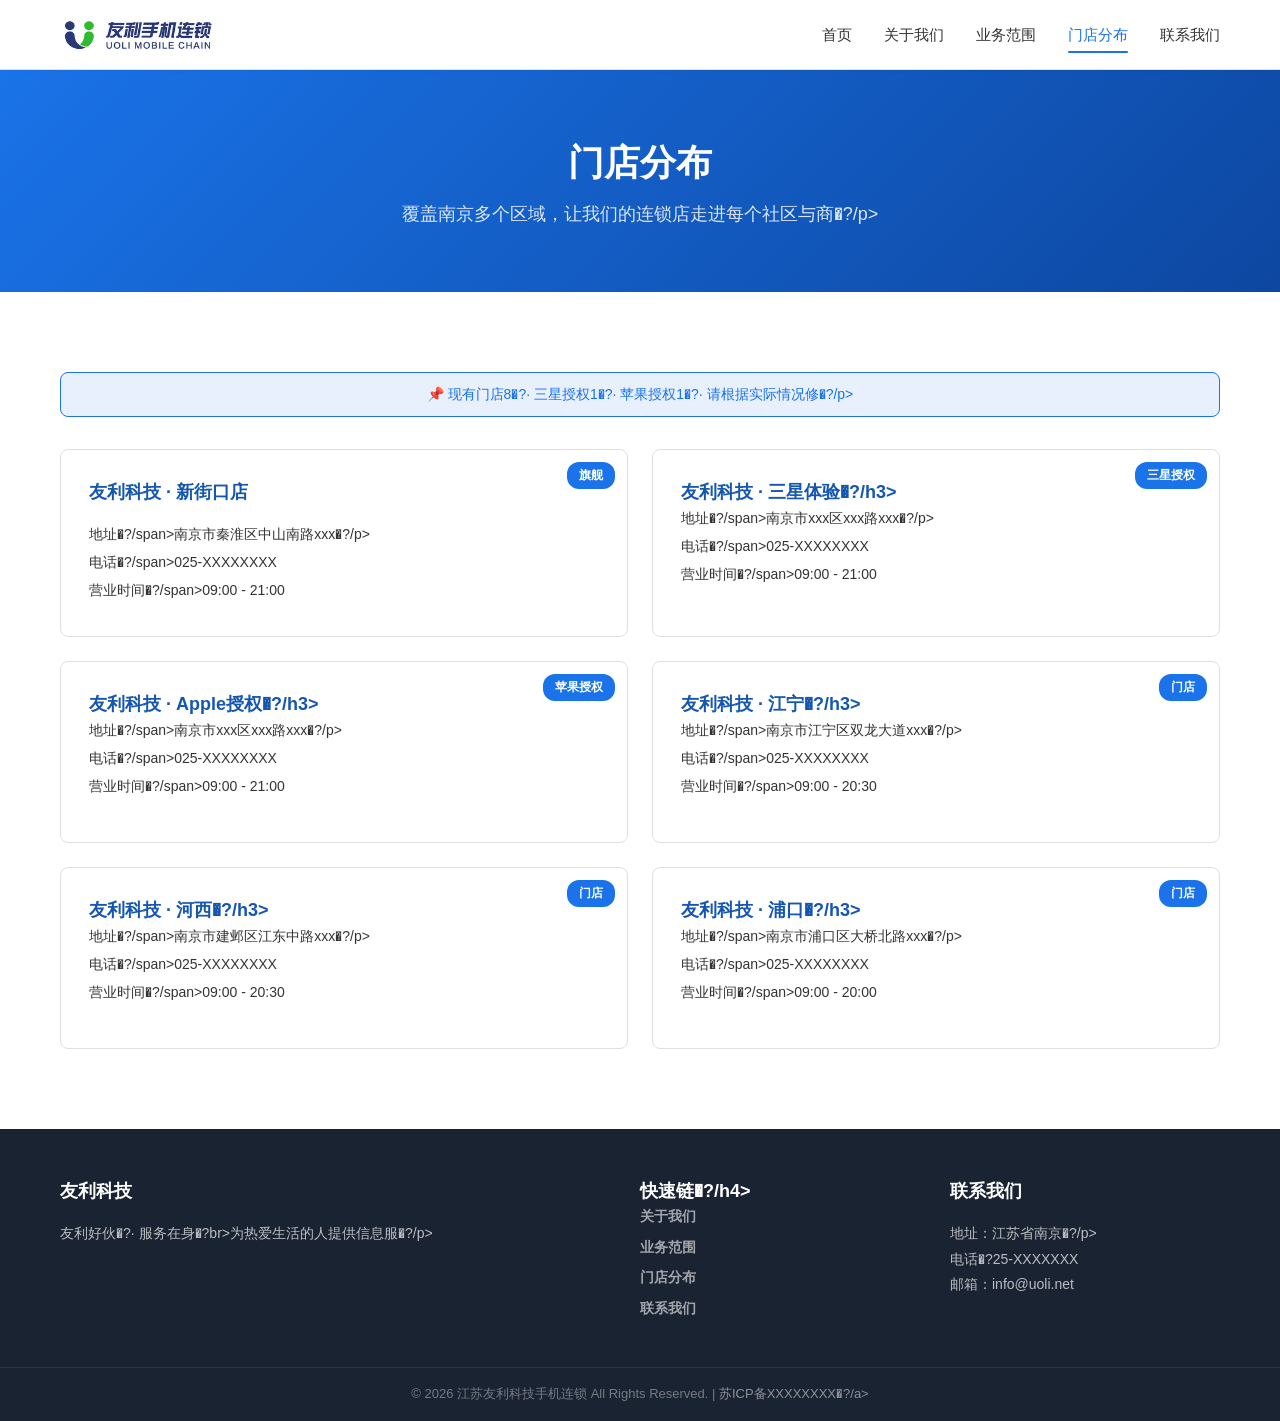
<file: stores.html>
<!DOCTYPE html>
<html lang="zh-CN">
<head>
  <meta charset="UTF-8">
  <meta name="viewport" content="width=device-width, initial-scale=1.0">
  <title>门店分布 - 江苏友利科技手机连锁</title>
  <link rel="stylesheet" href="assets/css/style.css">
</head>
<body>
  <header class="header">
    <div class="container header-inner">
      <a href="index.html" class="logo">
        <img src="assets/images/logo.jpg" alt="友利科技" class="logo-img">
      </a>
      <nav class="nav" id="nav">
        <a href="index.html" class="nav-link">首页</a>
        <a href="about.html" class="nav-link">关于我们</a>
        <a href="services.html" class="nav-link">业务范围</a>
        <a href="stores.html" class="nav-link active">门店分布</a>
        <a href="contact.html" class="nav-link">联系我们</a>
      </nav>
      <button class="menu-toggle" id="menuToggle" aria-label="菜单">&#9776;</button>
    </div>
  </header>

  <section class="page-hero">
    <div class="container">
      <h1>门店分布</h1>
      <p>覆盖南京多个区域，让我们的连锁店走进每个社区与商�?/p>
    </div>
  </section>

  <section class="section">
    <div class="container">
      <p class="store-notice" style="background:#e8f0fe;color:#1a73e8;border:1px solid #1a73e8;">📌 现有门店8�?· 三星授权1�?· 苹果授权1�?· 请根据实际情况修�?/p>
      <div class="grid-2">
        <div class="store-card">
          <div class="store-badge">旗舰</div>
          <h3>友利科技 · 新街口店</h3>
          <p><span class="label">地址�?/span>南京市秦淮区中山南路xxx�?/p>
          <p><span class="label">电话�?/span>025-XXXXXXXX</p>
          <p><span class="label">营业时间�?/span>09:00 - 21:00</p>
        </div>
        <div class="store-card">
          <div class="store-badge">三星授权</div>
          <h3>友利科技 · 三星体验�?/h3>
          <p><span class="label">地址�?/span>南京市xxx区xxx路xxx�?/p>
          <p><span class="label">电话�?/span>025-XXXXXXXX</p>
          <p><span class="label">营业时间�?/span>09:00 - 21:00</p>
        </div>
        <div class="store-card">
          <div class="store-badge">苹果授权</div>
          <h3>友利科技 · Apple授权�?/h3>
          <p><span class="label">地址�?/span>南京市xxx区xxx路xxx�?/p>
          <p><span class="label">电话�?/span>025-XXXXXXXX</p>
          <p><span class="label">营业时间�?/span>09:00 - 21:00</p>
        </div>
        <div class="store-card">
          <div class="store-badge">门店</div>
          <h3>友利科技 · 江宁�?/h3>
          <p><span class="label">地址�?/span>南京市江宁区双龙大道xxx�?/p>
          <p><span class="label">电话�?/span>025-XXXXXXXX</p>
          <p><span class="label">营业时间�?/span>09:00 - 20:30</p>
        </div>
        <div class="store-card">
          <div class="store-badge">门店</div>
          <h3>友利科技 · 河西�?/h3>
          <p><span class="label">地址�?/span>南京市建邺区江东中路xxx�?/p>
          <p><span class="label">电话�?/span>025-XXXXXXXX</p>
          <p><span class="label">营业时间�?/span>09:00 - 20:30</p>
        </div>
        <div class="store-card">
          <div class="store-badge">门店</div>
          <h3>友利科技 · 浦口�?/h3>
          <p><span class="label">地址�?/span>南京市浦口区大桥北路xxx�?/p>
          <p><span class="label">电话�?/span>025-XXXXXXXX</p>
          <p><span class="label">营业时间�?/span>09:00 - 20:00</p>
        </div>
      </div>
    </div>
  </section>

  <footer class="footer">
    <div class="container footer-inner">
      <div class="footer-col">
        <h4>友利科技</h4>
        <p>友利好伙�?· 服务在身�?br>为热爱生活的人提供信息服�?/p>
      </div>
      <div class="footer-col">
        <h4>快速链�?/h4>
        <a href="about.html">关于我们</a>
        <a href="services.html">业务范围</a>
        <a href="stores.html">门店分布</a>
        <a href="contact.html">联系我们</a>
      </div>
      <div class="footer-col">
        <h4>联系我们</h4>
        <p>地址：江苏省南京�?/p>
        <p>电话�?25-XXXXXXX</p>
        <p>邮箱：info@uoli.net</p>
      </div>
    </div>
    <div class="footer-bottom">
      <div class="container">
        &copy; 2026 江苏友利科技手机连锁 All Rights Reserved. | <a href="https://beian.miit.gov.cn/" target="_blank">苏ICP备XXXXXXXX�?/a>
      </div>
    </div>
  </footer>

  <script src="assets/js/main.js"></script>
</body>
</html>
</file>
<file: assets/css/style.css>
/* ============================================
   友利智趣手机连锁 - 企业官网 CSS
   科技蓝主�?   ============================================ */

/* --- Reset & Base --- */
*, *::before, *::after {
  margin: 0;
  padding: 0;
  box-sizing: border-box;
}

:root {
  --primary: #1a73e8;
  --primary-dark: #1557b0;
  --primary-light: #e8f0fe;
  --accent: #00bcd4;
  --text: #333;
  --text-light: #666;
  --bg: #fff;
  --bg-light: #f5f8fc;
  --border: #e0e0e0;
  --shadow: 0 2px 12px rgba(0,0,0,0.08);
  --radius: 8px;
  --max-width: 1200px;
  --header-h: 70px;
  --font: 'PingFang SC', 'Microsoft YaHei', 'Helvetica Neue', Arial, sans-serif;
}

html {
  scroll-behavior: smooth;
}

body {
  font-family: var(--font);
  color: var(--text);
  line-height: 1.6;
  background: var(--bg);
  padding-top: var(--header-h);
}

a {
  color: var(--primary);
  text-decoration: none;
  transition: color 0.2s;
}
a:hover {
  color: var(--primary-dark);
}

img {
  max-width: 100%;
}

.container {
  max-width: var(--max-width);
  margin: 0 auto;
  padding: 0 20px;
}

/* --- Header --- */
.header {
  position: fixed;
  top: 0;
  left: 0;
  right: 0;
  height: var(--header-h);
  background: var(--bg);
  border-bottom: 1px solid var(--border);
  z-index: 1000;
  box-shadow: 0 1px 4px rgba(0,0,0,0.04);
}

.header-inner {
  display: flex;
  align-items: center;
  justify-content: space-between;
  height: 100%;
}

.logo {
  display: flex;
  align-items: center;
  gap: 8px;
  font-size: 22px;
  font-weight: 700;
  color: var(--primary) !important;
}

.logo-icon {
  font-size: 28px;
}

.logo-img {
  height: 40px;
  width: auto;
}

.nav {
  display: flex;
  gap: 32px;
}

.nav-link {
  font-size: 15px;
  color: var(--text) !important;
  font-weight: 500;
  padding: 4px 0;
  position: relative;
  transition: color 0.2s;
}

.nav-link:hover,
.nav-link.active {
  color: var(--primary) !important;
}

.nav-link.active::after {
  content: '';
  position: absolute;
  bottom: -2px;
  left: 0;
  right: 0;
  height: 2px;
  background: var(--primary);
  border-radius: 1px;
}

.menu-toggle {
  display: none;
  background: none;
  border: none;
  font-size: 28px;
  cursor: pointer;
  color: var(--text);
  padding: 4px;
}

/* --- Hero --- */
.hero {
  background: url('../images/photo-4.JPG') center 60%/cover no-repeat;
  color: #fff;
  text-align: center;
  padding: 120px 20px;
  position: relative;
  overflow: hidden;
  min-height: 60vh;
  display: flex;
  align-items: center;
  justify-content: center;
}

.hero::before {
  content: '';
  position: absolute;
  top: -50%;
  left: -50%;
  width: 200%;
  height: 200%;
  background: radial-gradient(circle at 30% 50%, rgba(255,255,255,0.06) 0%, transparent 60%);
}

.hero-content {
  position: relative;
  z-index: 1;
  margin-top: -120px;
  align-self: flex-start;
}

.hero-title {
  font-size: 42px;
  font-weight: 800;
  margin-bottom: 16px;
  letter-spacing: 1px;
  color: #1a73e8;
}

.hero-subtitle {
  font-size: 20px;
  margin-bottom: 36px;
  color: #1a73e8;
  font-weight: 600;
}

.hero-actions {
  display: flex;
  gap: 16px;
  justify-content: center;
  flex-wrap: wrap;
}

/* --- Buttons --- */
.btn {
  display: inline-block;
  padding: 14px 32px;
  border-radius: var(--radius);
  font-size: 16px;
  font-weight: 600;
  cursor: pointer;
  transition: all 0.3s;
  border: 2px solid transparent;
  text-align: center;
}

.btn-primary {
  background: var(--bg);
  color: var(--primary) !important;
  border-color: var(--bg);
}

.btn-primary:hover {
  background: transparent;
  color: #fff !important;
  border-color: var(--bg);
}

.btn-outline {
  background: transparent;
  color: #fff !important;
  border-color: rgba(255,255,255,0.6);
}

.btn-outline:hover {
  background: rgba(255,255,255,0.15);
  border-color: #fff;
}

.btn-block {
  width: 100%;
}

/* --- Sections --- */
.section {
  padding: 80px 0;
}

.section-title {
  font-size: 32px;
  font-weight: 700;
  text-align: center;
  margin-bottom: 12px;
  color: var(--primary);
}

.section-desc {
  text-align: center;
  color: var(--text-light);
  font-size: 16px;
  margin-bottom: 48px;
  max-width: 600px;
  margin-left: auto;
  margin-right: auto;
}

.bg-light {
  background: var(--bg-light);
}

/* --- Grids --- */
.grid-3 {
  display: grid;
  grid-template-columns: repeat(3, 1fr);
  gap: 30px;
}

.grid-4 {
  display: grid;
  grid-template-columns: repeat(4, 1fr);
  gap: 24px;
}

.grid-2 {
  display: grid;
  grid-template-columns: repeat(2, 1fr);
  gap: 24px;
}

/* --- Cards --- */
.card {
  background: var(--bg);
  border-radius: var(--radius);
  padding: 36px 28px;
  text-align: center;
  box-shadow: var(--shadow);
  transition: transform 0.3s, box-shadow 0.3s;
}

.card:hover {
  transform: translateY(-4px);
  box-shadow: 0 6px 24px rgba(26,115,232,0.15);
}

.card-sm {
  padding: 28px 20px;
}

.card-icon {
  font-size: 40px;
  margin-bottom: 16px;
}

.card-title {
  font-size: 20px;
  font-weight: 600;
  margin-bottom: 10px;
  color: var(--primary-dark);
}

.card-text {
  font-size: 14px;
  color: var(--text-light);
  line-height: 1.7;
}

/* --- Page Hero --- */
.page-hero {
  background: linear-gradient(135deg, var(--primary) 0%, #0d47a1 100%);
  color: #fff;
  text-align: center;
  padding: 64px 20px;
}

.page-hero h1 {
  font-size: 36px;
  font-weight: 800;
  margin-bottom: 8px;
}

.page-hero p {
  font-size: 18px;
  opacity: 0.85;
}

/* --- Brands --- */
.brands {
  display: flex;
  flex-wrap: wrap;
  justify-content: center;
  gap: 16px;
}

.brand-tag {
  display: inline-block;
  padding: 10px 24px;
  background: var(--bg-light);
  border: 1px solid var(--border);
  border-radius: 24px;
  font-size: 15px;
  font-weight: 500;
  color: var(--text);
  transition: all 0.2s;
}

.brand-tag:hover {
  border-color: var(--primary);
  color: var(--primary);
  background: var(--primary-light);
}

/* --- About --- */
.about-intro {
  max-width: 800px;
  margin: 0 auto;
}

.about-text h2 {
  font-size: 28px;
  color: var(--primary);
  margin-bottom: 20px;
}

.about-text p {
  font-size: 16px;
  color: var(--text-light);
  margin-bottom: 16px;
  line-height: 1.8;
}

/* --- Timeline --- */
.timeline {
  max-width: 700px;
  margin: 0 auto;
  position: relative;
  padding-left: 120px;
}

.timeline::before {
  content: '';
  position: absolute;
  left: 60px;
  top: 0;
  bottom: 0;
  width: 2px;
  background: var(--primary-light);
}

.timeline-item {
  position: relative;
  margin-bottom: 40px;
}

.timeline-year {
  position: absolute;
  left: -120px;
  width: 100px;
  text-align: right;
  font-weight: 700;
  color: var(--primary);
  font-size: 16px;
  padding-top: 2px;
}

.timeline-item::before {
  content: '';
  position: absolute;
  left: -68px;
  top: 6px;
  width: 14px;
  height: 14px;
  background: var(--primary);
  border-radius: 50%;
  border: 3px solid var(--bg);
  box-shadow: 0 0 0 2px var(--primary);
}

.timeline-content {
  background: var(--bg-light);
  padding: 20px 24px;
  border-radius: var(--radius);
  border-left: 3px solid var(--primary);
}

.timeline-content h3 {
  font-size: 18px;
  color: var(--primary-dark);
  margin-bottom: 6px;
}

.timeline-content p {
  font-size: 14px;
  color: var(--text-light);
}

/* --- Service Blocks --- */
.service-block {
  display: flex;
  align-items: flex-start;
  gap: 36px;
  max-width: 800px;
  margin: 0 auto;
}

.service-icon {
  font-size: 56px;
  flex-shrink: 0;
  background: var(--primary-light);
  width: 80px;
  height: 80px;
  display: flex;
  align-items: center;
  justify-content: center;
  border-radius: 16px;
}

.service-info h2 {
  font-size: 24px;
  color: var(--primary);
  margin-bottom: 12px;
}

.service-info p {
  font-size: 15px;
  color: var(--text-light);
  margin-bottom: 12px;
  line-height: 1.8;
}

.service-info ul {
  list-style: none;
  display: grid;
  grid-template-columns: 1fr 1fr;
  gap: 8px 24px;
}

.service-info li {
  font-size: 14px;
  color: var(--text);
  padding-left: 20px;
  position: relative;
}

.service-info li::before {
  content: '�?;
  position: absolute;
  left: 0;
  color: var(--primary);
  font-weight: 700;
}

/* --- Store Cards --- */
.store-notice {
  text-align: center;
  color: #f57c00;
  font-size: 14px;
  margin-bottom: 32px;
  padding: 10px 16px;
  background: #fff3e0;
  border-radius: var(--radius);
  display: inline-block;
  width: 100%;
}

.store-card {
  background: var(--bg);
  border: 1px solid var(--border);
  border-radius: var(--radius);
  padding: 28px;
  position: relative;
  transition: box-shadow 0.3s;
}

.store-card:hover {
  box-shadow: var(--shadow);
  border-color: var(--primary);
}

.store-badge {
  position: absolute;
  top: 12px;
  right: 12px;
  background: var(--primary);
  color: #fff;
  font-size: 12px;
  font-weight: 600;
  padding: 4px 12px;
  border-radius: 12px;
}

.store-card h3 {
  font-size: 18px;
  color: var(--primary-dark);
  margin-bottom: 16px;
}

.store-card p {
  font-size: 14px;
  color: var(--text-light);
  margin-bottom: 6px;
}

.store-card .label {
  color: var(--text);
  font-weight: 500;
}

/* --- Contact --- */
.contact-grid {
  display: grid;
  grid-template-columns: 1fr 1fr;
  gap: 48px;
  max-width: 900px;
  margin: 0 auto;
}

.contact-info h2 {
  font-size: 24px;
  color: var(--primary);
  margin-bottom: 24px;
}

.contact-item {
  display: flex;
  gap: 16px;
  margin-bottom: 24px;
}

.contact-icon {
  font-size: 28px;
  flex-shrink: 0;
  width: 48px;
  height: 48px;
  background: var(--primary-light);
  display: flex;
  align-items: center;
  justify-content: center;
  border-radius: 12px;
}

.contact-item h4 {
  font-size: 14px;
  color: var(--text-light);
  margin-bottom: 2px;
}

.contact-item p {
  font-size: 16px;
  color: var(--text);
  font-weight: 500;
}

.contact-form h2 {
  font-size: 24px;
  color: var(--primary);
  margin-bottom: 24px;
}

.form-group {
  margin-bottom: 16px;
}

.form-group label {
  display: block;
  font-size: 14px;
  font-weight: 500;
  margin-bottom: 6px;
  color: var(--text);
}

.form-group input,
.form-group textarea {
  width: 100%;
  padding: 12px 16px;
  border: 1px solid var(--border);
  border-radius: var(--radius);
  font-size: 15px;
  font-family: var(--font);
  transition: border-color 0.2s;
  outline: none;
}

.form-group input:focus,
.form-group textarea:focus {
  border-color: var(--primary);
  box-shadow: 0 0 0 3px var(--primary-light);
}

/* --- Footer --- */
.footer {
  background: #1a2332;
  color: rgba(255,255,255,0.7);
  padding: 48px 0 0;
}

.footer-inner {
  display: grid;
  grid-template-columns: 2fr 1fr 1fr;
  gap: 40px;
  padding-bottom: 32px;
}

.footer-col h4 {
  color: #fff;
  font-size: 18px;
  margin-bottom: 16px;
}

.footer-col p {
  font-size: 14px;
  line-height: 1.8;
}

.footer-col a {
  display: block;
  color: rgba(255,255,255,0.6) !important;
  font-size: 14px;
  margin-bottom: 8px;
  transition: color 0.2s;
}

.footer-col a:hover {
  color: #fff !important;
}

.footer-bottom {
  border-top: 1px solid rgba(255,255,255,0.08);
  padding: 16px 0;
  text-align: center;
  font-size: 13px;
  color: rgba(255,255,255,0.4);
}

.footer-bottom a {
  color: rgba(255,255,255,0.5) !important;
}

.footer-bottom a:hover {
  color: #fff !important;
}

/* --- Slogan --- */
.slogan-box {
  text-align: center;
  padding: 32px 20px;
  max-width: 700px;
  margin: 0 auto;
}
.slogan-main {
  font-size: 32px;
  font-weight: 800;
  color: var(--primary);
  margin-bottom: 16px;
  letter-spacing: 2px;
}
.slogan-sub {
  font-size: 18px;
  color: var(--text-light);
  line-height: 1.8;
}

/* --- 531 Plan Cards --- */
.plan-grid {
  display: grid;
  grid-template-columns: repeat(3, 1fr);
  gap: 24px;
  max-width: 900px;
  margin: 0 auto;
}
.plan-card {
  background: var(--bg);
  border-radius: var(--radius);
  padding: 32px 24px;
  text-align: center;
  box-shadow: var(--shadow);
  position: relative;
  overflow: hidden;
}
.plan-card::before {
  content: '';
  position: absolute;
  top: 0;
  left: 0;
  right: 0;
  height: 4px;
}
.plan-1::before { background: #4caf50; }
.plan-3::before { background: #ff9800; }
.plan-5::before { background: var(--primary); }
.plan-year {
  font-size: 14px;
  font-weight: 600;
  color: var(--text-light);
  margin-bottom: 8px;
  letter-spacing: 2px;
}
.plan-num {
  font-size: 48px;
  font-weight: 800;
  color: var(--primary);
  line-height: 1;
  margin-bottom: 4px;
}
.plan-card > p {
  font-size: 14px;
  color: var(--text-light);
  margin-bottom: 16px;
}
.plan-card ul {
  list-style: none;
  text-align: left;
  padding: 0 8px;
}
.plan-card li {
  font-size: 14px;
  color: var(--text);
  padding: 6px 0;
  border-bottom: 1px solid var(--border);
}
.plan-card li:last-child {
  border-bottom: none;
}

/* --- Values Grid --- */
.values-grid {
  display: grid;
  grid-template-columns: repeat(3, 1fr);
  gap: 30px;
  max-width: 900px;
  margin: 0 auto;
}
.value-block {
  background: var(--bg);
  border: 1px solid var(--border);
  border-radius: var(--radius);
  padding: 28px;
  transition: box-shadow 0.3s, border-color 0.3s;
}
.value-block:hover {
  box-shadow: var(--shadow);
  border-color: var(--primary);
}
.value-block h3 {
  font-size: 20px;
  color: var(--primary);
  margin-bottom: 16px;
  padding-bottom: 8px;
  border-bottom: 2px solid var(--primary-light);
}
.value-block p {
  font-size: 14px;
  color: var(--text-light);
  margin-bottom: 8px;
  line-height: 1.7;
  padding-left: 16px;
  position: relative;
}
.value-block p::before {
  content: '\2022';
  position: absolute;
  left: 4px;
  color: var(--primary);
}

/* --- 黑白理念 --- */
.baige-grid {
  display: grid;
  grid-template-columns: repeat(2, 1fr);
  gap: 16px;
  max-width: 700px;
  margin: 0 auto 32px;
}
.baige-item {
  background: var(--bg);
  border: 1px solid var(--border);
  border-radius: var(--radius);
  padding: 20px 24px;
  font-size: 16px;
  color: var(--text);
  text-align: center;
  line-height: 1.6;
}
.baige-item span {
  color: var(--primary);
  font-weight: 700;
  font-size: 18px;
}
.baige-sub {
  max-width: 600px;
  margin: 0 auto;
  padding: 24px;
  background: var(--bg);
  border-radius: var(--radius);
  border: 1px solid var(--border);
}
.baige-sub p {
  font-size: 14px;
  color: var(--text-light);
  padding: 8px 0;
  text-align: center;
  border-bottom: 1px dashed var(--border);
}
.baige-sub p:last-child {
  border-bottom: none;
}

/* --- Gallery --- */
.gallery-grid {
  display: grid;
  grid-template-columns: repeat(3, 1fr);
  gap: 12px;
}
.gallery-item {
  border-radius: var(--radius);
  overflow: hidden;
  box-shadow: var(--shadow);
  transition: transform 0.3s;
  height: 220px;
}
.gallery-item:hover {
  transform: scale(1.02);
}
.gallery-item img {
  width: 100%;
  height: 100%;
  object-fit: cover;
  display: block;
}
.gallery-wide {
  grid-column: span 2;
  height: 220px;
}

/* ============================================
   Responsive
   ============================================ */

@media (max-width: 992px) {
  .grid-4 {
    grid-template-columns: repeat(2, 1fr);
  }
  .contact-grid {
    grid-template-columns: 1fr;
  }
  .footer-inner {
    grid-template-columns: 1fr 1fr;
  }
}

@media (max-width: 768px) {
  .hero-title {
    font-size: 28px;
  }
  .hero-subtitle {
    font-size: 16px;
  }
  .nav {
    display: none;
    position: absolute;
    top: var(--header-h);
    left: 0;
    right: 0;
    background: var(--bg);
    flex-direction: column;
    gap: 0;
    border-bottom: 2px solid var(--primary);
    box-shadow: var(--shadow);
  }
  .nav.open {
    display: flex;
  }
  .nav-link {
    padding: 16px 20px;
    border-bottom: 1px solid var(--border);
  }
  .nav-link.active::after {
    display: none;
  }
  .nav-link.active {
    background: var(--primary-light);
  }
  .menu-toggle {
    display: block;
  }

  .grid-3 {
    grid-template-columns: 1fr;
  }
  .grid-2 {
    grid-template-columns: 1fr;
  }
  .hero-actions {
    flex-direction: column;
    align-items: center;
  }
  .btn {
    width: 100%;
    max-width: 280px;
  }
  .timeline {
    padding-left: 60px;
  }
  .timeline-year {
    position: static;
    text-align: left;
    font-size: 14px;
    margin-bottom: 8px;
  }
  .timeline::before {
    left: 15px;
  }
  .timeline-item::before {
    left: 8px;
  }
  .service-block {
    flex-direction: column;
    align-items: center;
    text-align: center;
  }
  .service-info ul {
    grid-template-columns: 1fr;
  }
  .footer-inner {
    grid-template-columns: 1fr;
    text-align: center;
  }
  .plan-grid {
    grid-template-columns: 1fr;
  }
  .values-grid {
    grid-template-columns: 1fr;
  }
  .baige-grid {
    grid-template-columns: 1fr;
  }
  .gallery-grid {
    grid-template-columns: repeat(2, 1fr);
  }
}

@media (max-width: 480px) {
  .section {
    padding: 48px 0;
  }
  .section-title {
    font-size: 24px;
  }
  .hero {
    padding: 60px 16px;
  }
  .hero-title {
    font-size: 24px;
  }
  .page-hero h1 {
    font-size: 26px;
  }
}
</file>
